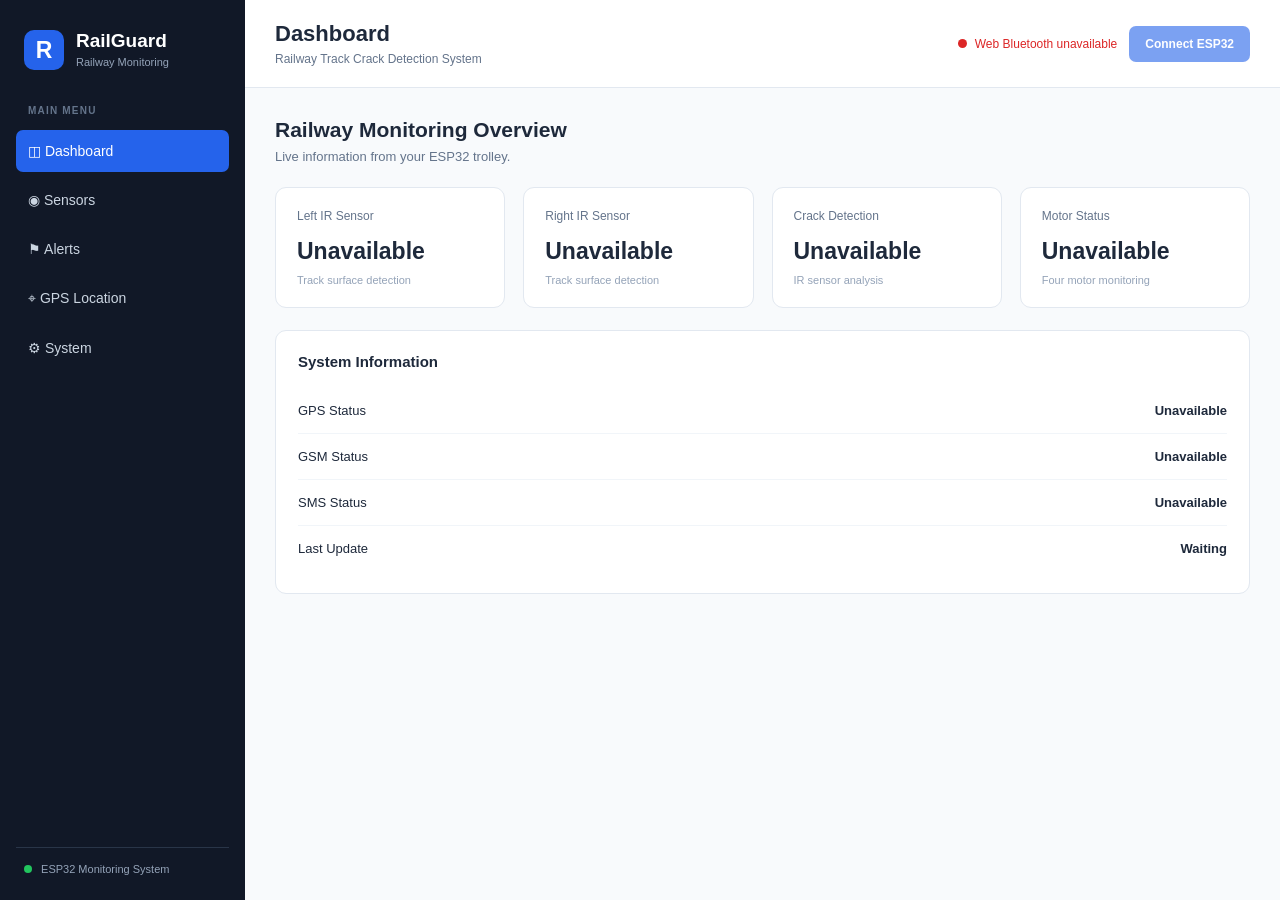
<file: index.html>
<!DOCTYPE html>
<html lang="en">
<head>
    <meta charset="UTF-8">
    <meta name="viewport" content="width=device-width, initial-scale=1.0">
    <title>RailGuard | Dashboard</title>
    <link rel="stylesheet" href="style.css">
    <script src="script.js" defer></script>
</head>
<body data-page="dashboard">

<div class="app">
    <aside class="sidebar">
        <div class="brand">
            <span class="brand-icon">R</span>
            <div>
                <h2>RailGuard</h2>
                <small>Railway Monitoring</small>
            </div>
        </div>

        <p class="nav-heading">MAIN MENU</p>
        <nav>
            <a href="index.html" data-nav="dashboard">◫ Dashboard</a>
            <a href="sensors.html" data-nav="sensors">◉ Sensors</a>
            <a href="alerts.html" data-nav="alerts">⚑ Alerts</a>
            <a href="gps.html" data-nav="gps">⌖ GPS Location</a>
            <a href="system.html" data-nav="system">⚙ System</a>
        </nav>

        <div class="sidebar-bottom">
            <span class="small-dot"></span>
            ESP32 Monitoring System
        </div>
    </aside>

    <main class="main">
        <header class="topbar">
            <div>
                <h1 id="pageTitle">Dashboard</h1>
                <p>Railway Track Crack Detection System</p>
            </div>

            <div class="header-actions">
                <span id="bleStatus" class="connection disconnected">
                    <span class="status-dot"></span>
                    Disconnected
                </span>
                <button id="bleConnectBtn" class="primary-btn">
                    Connect ESP32
                </button>
            </div>
        </header>

        <section class="page-content" id="pageContent"></section>
    </main>
</div>

</body>
</html>
</file>
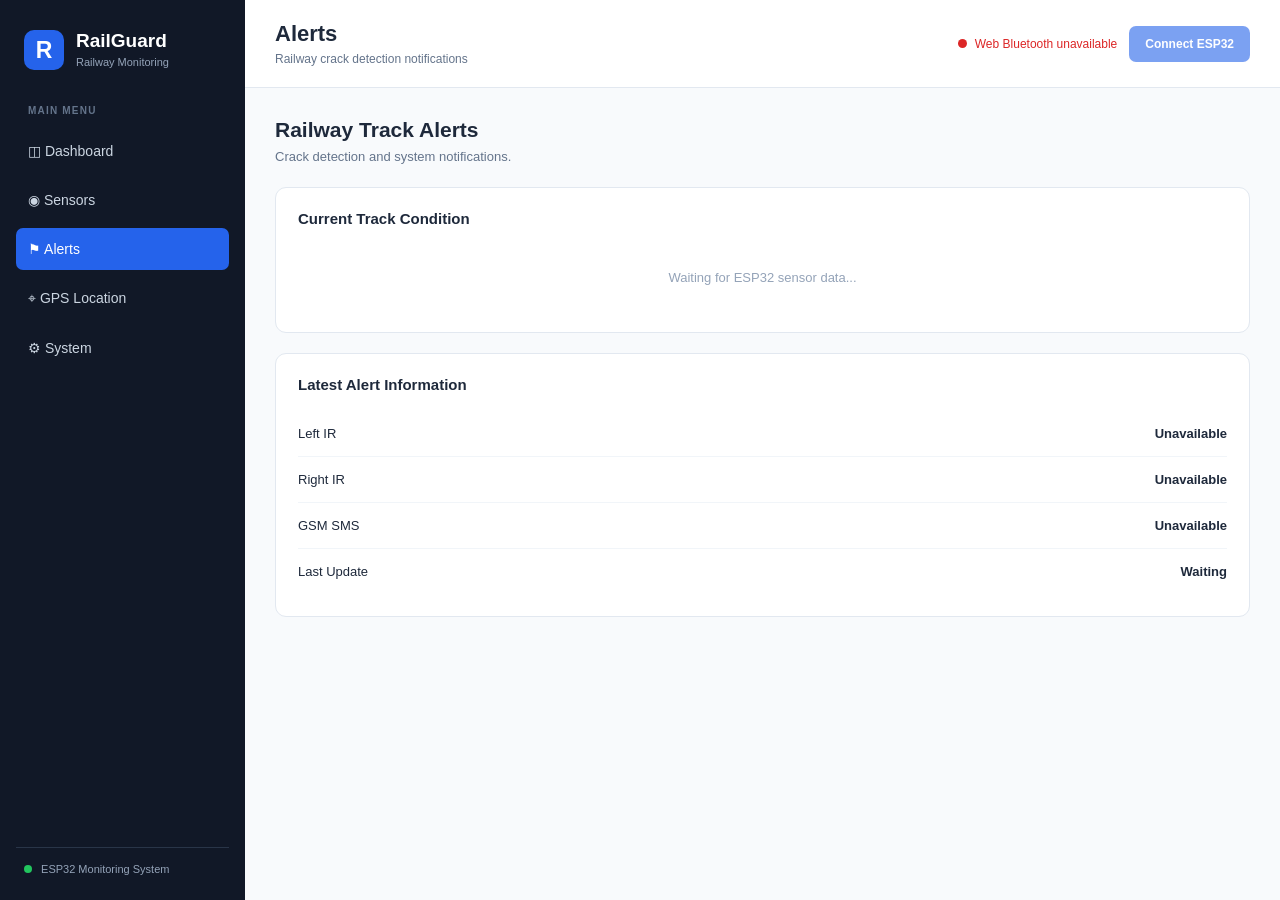
<file: alerts.html>
<!DOCTYPE html>
<html lang="en">
<head>
    <meta charset="UTF-8">
    <meta name="viewport" content="width=device-width, initial-scale=1.0">
    <title>RailGuard | Alerts</title>
    <link rel="stylesheet" href="style.css">
    <script src="script.js" defer></script>
</head>
<body data-page="alerts">

<div class="app">
    <aside class="sidebar">
        <div class="brand">
            <span class="brand-icon">R</span>
            <div><h2>RailGuard</h2><small>Railway Monitoring</small></div>
        </div>

        <p class="nav-heading">MAIN MENU</p>
        <nav>
            <a href="index.html" data-nav="dashboard">◫ Dashboard</a>
            <a href="sensors.html" data-nav="sensors">◉ Sensors</a>
            <a href="alerts.html" data-nav="alerts">⚑ Alerts</a>
            <a href="gps.html" data-nav="gps">⌖ GPS Location</a>
            <a href="system.html" data-nav="system">⚙ System</a>
        </nav>

        <div class="sidebar-bottom">
            <span class="small-dot"></span>
            ESP32 Monitoring System
        </div>
    </aside>

    <main class="main">
        <header class="topbar">
            <div>
                <h1 id="pageTitle">Alerts</h1>
                <p>Railway crack detection notifications</p>
            </div>

            <div class="header-actions">
                <span id="bleStatus" class="connection disconnected">
                    <span class="status-dot"></span>
                    Disconnected
                </span>
                <button id="bleConnectBtn" class="primary-btn">
                    Connect ESP32
                </button>
            </div>
        </header>

        <section class="page-content" id="pageContent"></section>
    </main>
</div>

</body>
</html>
</file>
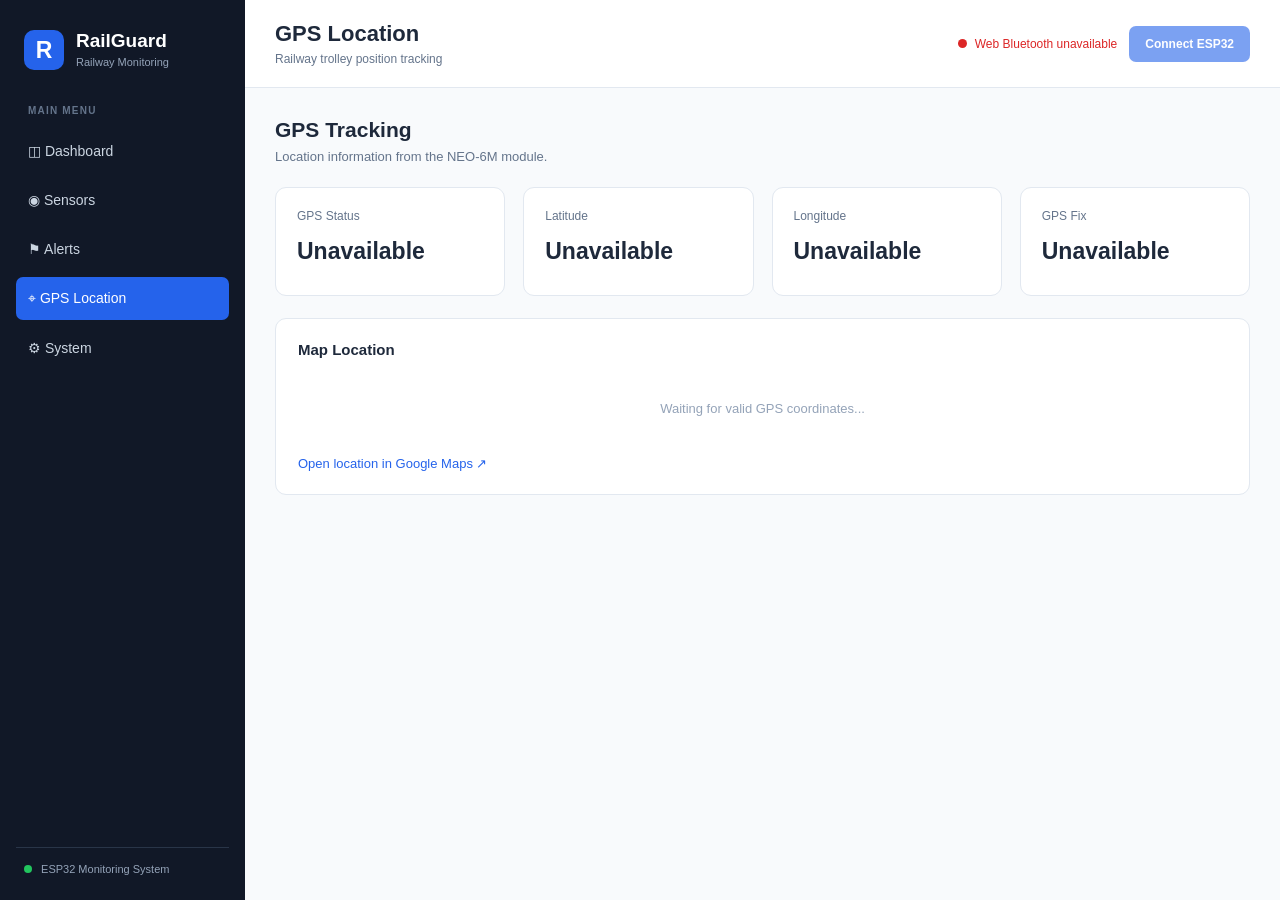
<file: gps.html>
<!DOCTYPE html>
<html lang="en">
<head>
    <meta charset="UTF-8">
    <meta name="viewport" content="width=device-width, initial-scale=1.0">
    <title>RailGuard | GPS</title>
    <link rel="stylesheet" href="style.css">
    <script src="script.js" defer></script>
</head>
<body data-page="gps">

<div class="app">
    <aside class="sidebar">
        <div class="brand">
            <span class="brand-icon">R</span>
            <div><h2>RailGuard</h2><small>Railway Monitoring</small></div>
        </div>

        <p class="nav-heading">MAIN MENU</p>
        <nav>
            <a href="index.html" data-nav="dashboard">◫ Dashboard</a>
            <a href="sensors.html" data-nav="sensors">◉ Sensors</a>
            <a href="alerts.html" data-nav="alerts">⚑ Alerts</a>
            <a href="gps.html" data-nav="gps">⌖ GPS Location</a>
            <a href="system.html" data-nav="system">⚙ System</a>
        </nav>

        <div class="sidebar-bottom">
            <span class="small-dot"></span>
            ESP32 Monitoring System
        </div>
    </aside>

    <main class="main">
        <header class="topbar">
            <div>
                <h1 id="pageTitle">GPS Location</h1>
                <p>Railway trolley position tracking</p>
            </div>

            <div class="header-actions">
                <span id="bleStatus" class="connection disconnected">
                    <span class="status-dot"></span>
                    Disconnected
                </span>
                <button id="bleConnectBtn" class="primary-btn">
                    Connect ESP32
                </button>
            </div>
        </header>

        <section class="page-content" id="pageContent"></section>
    </main>
</div>

</body>
</html>
</file>
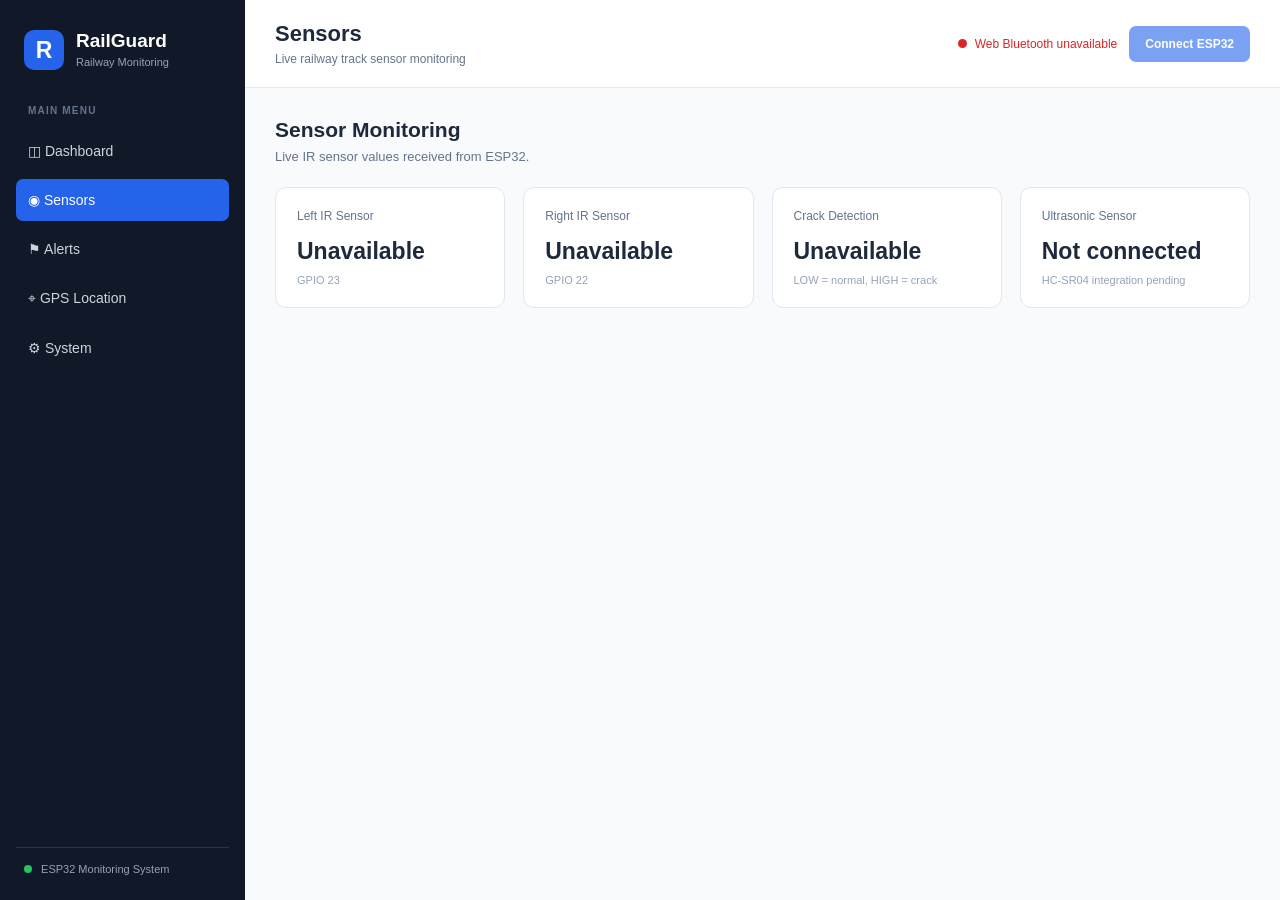
<file: sensors.html>
<!DOCTYPE html>
<html lang="en">
<head>
    <meta charset="UTF-8">
    <meta name="viewport" content="width=device-width, initial-scale=1.0">
    <title>RailGuard | Sensors</title>
    <link rel="stylesheet" href="style.css">
    <script src="script.js" defer></script>
</head>
<body data-page="sensors">

<div class="app">
    <aside class="sidebar">
        <div class="brand">
            <span class="brand-icon">R</span>
            <div><h2>RailGuard</h2><small>Railway Monitoring</small></div>
        </div>

        <p class="nav-heading">MAIN MENU</p>
        <nav>
            <a href="index.html" data-nav="dashboard">◫ Dashboard</a>
            <a href="sensors.html" data-nav="sensors">◉ Sensors</a>
            <a href="alerts.html" data-nav="alerts">⚑ Alerts</a>
            <a href="gps.html" data-nav="gps">⌖ GPS Location</a>
            <a href="system.html" data-nav="system">⚙ System</a>
        </nav>

        <div class="sidebar-bottom">
            <span class="small-dot"></span>
            ESP32 Monitoring System
        </div>
    </aside>

    <main class="main">
        <header class="topbar">
            <div>
                <h1 id="pageTitle">Sensors</h1>
                <p>Live railway track sensor monitoring</p>
            </div>

            <div class="header-actions">
                <span id="bleStatus" class="connection disconnected">
                    <span class="status-dot"></span>
                    Disconnected
                </span>
                <button id="bleConnectBtn" class="primary-btn">
                    Connect ESP32
                </button>
            </div>
        </header>

        <section class="page-content" id="pageContent"></section>
    </main>
</div>

</body>
</html>
</file>
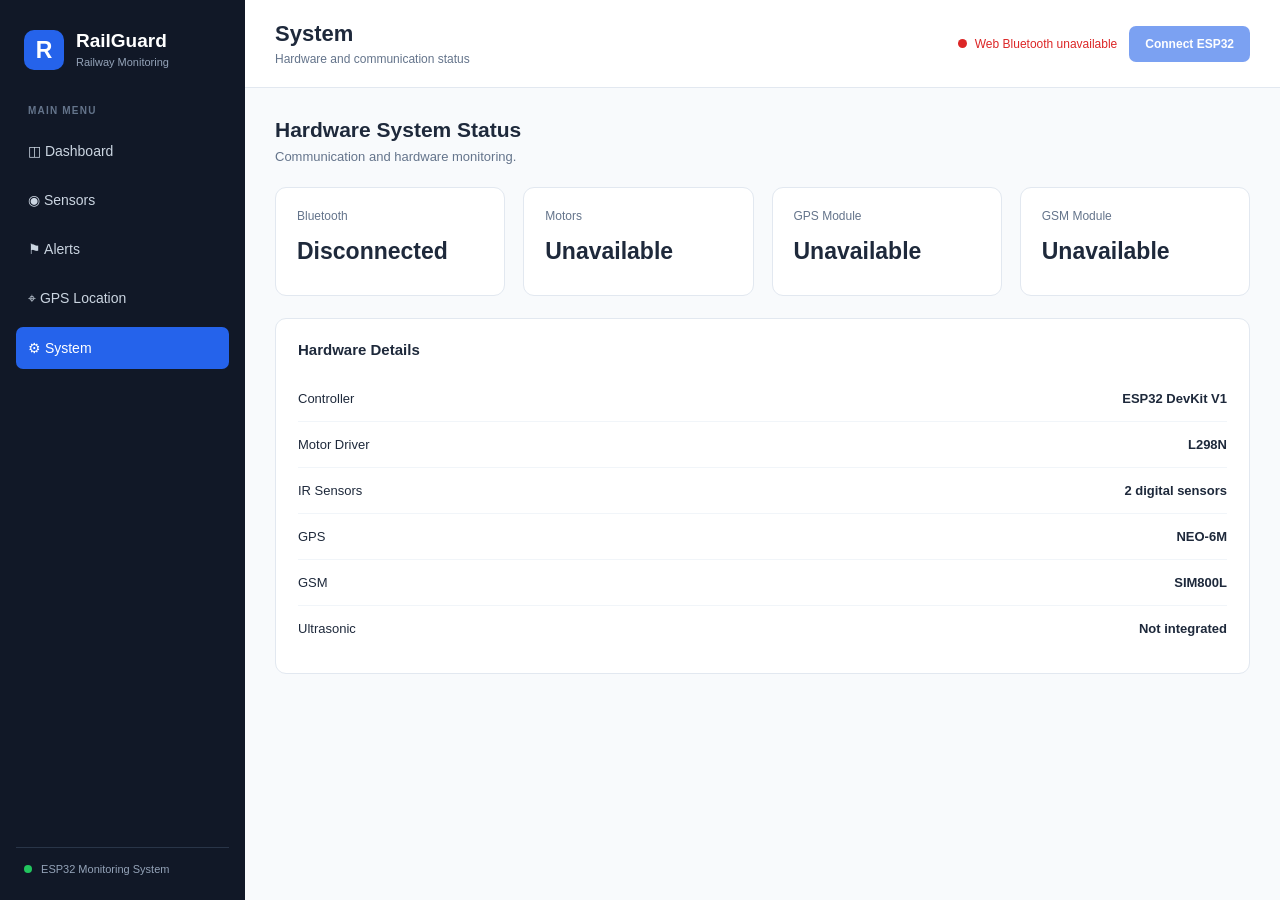
<file: system.html>
<!DOCTYPE html>
<html lang="en">
<head>
    <meta charset="UTF-8">
    <meta name="viewport" content="width=device-width, initial-scale=1.0">
    <title>RailGuard | System</title>
    <link rel="stylesheet" href="style.css">
    <script src="script.js" defer></script>
</head>
<body data-page="system">

<div class="app">
    <aside class="sidebar">
        <div class="brand">
            <span class="brand-icon">R</span>
            <div><h2>RailGuard</h2><small>Railway Monitoring</small></div>
        </div>

        <p class="nav-heading">MAIN MENU</p>
        <nav>
            <a href="index.html" data-nav="dashboard">◫ Dashboard</a>
            <a href="sensors.html" data-nav="sensors">◉ Sensors</a>
            <a href="alerts.html" data-nav="alerts">⚑ Alerts</a>
            <a href="gps.html" data-nav="gps">⌖ GPS Location</a>
            <a href="system.html" data-nav="system">⚙ System</a>
        </nav>

        <div class="sidebar-bottom">
            <span class="small-dot"></span>
            ESP32 Monitoring System
        </div>
    </aside>

    <main class="main">
        <header class="topbar">
            <div>
                <h1 id="pageTitle">System</h1>
                <p>Hardware and communication status</p>
            </div>

            <div class="header-actions">
                <span id="bleStatus" class="connection disconnected">
                    <span class="status-dot"></span>
                    Disconnected
                </span>
                <button id="bleConnectBtn" class="primary-btn">
                    Connect ESP32
                </button>
            </div>
        </header>

        <section class="page-content" id="pageContent"></section>
    </main>
</div>

</body>
</html>
</file>
<file: style.css>
* {
    margin: 0;
    padding: 0;
    box-sizing: border-box;
}

body {
    font-family: Arial, Helvetica, sans-serif;
    background: #f8fafc;
    color: #1e293b;
}

.app {
    display: flex;
    min-height: 100vh;
}

.sidebar {
    width: 245px;
    min-width: 245px;
    background: #111827;
    color: white;
    padding: 25px 16px;
    display: flex;
    flex-direction: column;
}

.brand {
    display: flex;
    align-items: center;
    gap: 12px;
    padding: 5px 8px 35px;
}

.brand-icon {
    width: 40px;
    height: 40px;
    border-radius: 10px;
    background: #2563eb;
    display: grid;
    place-items: center;
    font-size: 23px;
    font-weight: bold;
}

.brand h2 {
    font-size: 19px;
}

.brand small {
    color: #94a3b8;
    font-size: 11px;
}

.nav-heading {
    color: #64748b;
    font-size: 10px;
    font-weight: bold;
    letter-spacing: 1.2px;
    padding: 0 12px 14px;
}

.sidebar nav {
    display: flex;
    flex-direction: column;
    gap: 7px;
}

.sidebar nav a {
    color: #cbd5e1;
    text-decoration: none;
    padding: 13px 12px;
    border-radius: 7px;
    font-size: 14px;
    transition: 0.2s;
}

.sidebar nav a:hover {
    background: #1e293b;
    color: white;
}

.sidebar nav a.active {
    background: #2563eb;
    color: white;
}

.sidebar-bottom {
    margin-top: auto;
    padding: 15px 8px 0;
    color: #94a3b8;
    font-size: 11px;
    border-top: 1px solid #293548;
}

.small-dot {
    display: inline-block;
    width: 8px;
    height: 8px;
    background: #22c55e;
    border-radius: 50%;
    margin-right: 6px;
}

.main {
    flex: 1;
    min-width: 0;
}

.topbar {
    min-height: 88px;
    background: white;
    border-bottom: 1px solid #e2e8f0;
    padding: 18px 30px;
    display: flex;
    align-items: center;
    justify-content: space-between;
    gap: 20px;
}

.topbar h1 {
    font-size: 22px;
    margin-bottom: 5px;
}

.topbar p {
    color: #64748b;
    font-size: 12px;
}

.header-actions {
    display: flex;
    align-items: center;
    gap: 12px;
    flex-wrap: wrap;
}

.connection {
    display: flex;
    align-items: center;
    gap: 8px;
    font-size: 12px;
    color: #dc2626;
}

.connection.connected {
    color: #16a34a;
}

.status-dot {
    width: 9px;
    height: 9px;
    border-radius: 50%;
    background: currentColor;
}

.primary-btn {
    background: #2563eb;
    color: white;
    border: none;
    border-radius: 7px;
    padding: 11px 16px;
    font-size: 12px;
    font-weight: bold;
    cursor: pointer;
}

.primary-btn:hover {
    background: #1d4ed8;
}

.primary-btn:disabled {
    opacity: 0.6;
    cursor: not-allowed;
}

.page-content {
    padding: 30px;
    max-width: 1400px;
    margin: auto;
}

.page-heading {
    margin-bottom: 23px;
}

.page-heading h2 {
    font-size: 21px;
    margin-bottom: 7px;
}

.page-heading p {
    color: #64748b;
    font-size: 13px;
}

.grid {
    display: grid;
    grid-template-columns: repeat(4, minmax(0, 1fr));
    gap: 18px;
    margin-bottom: 22px;
}

.card {
    background: white;
    border: 1px solid #e2e8f0;
    border-radius: 11px;
    padding: 21px;
    min-width: 0;
}

.card-label {
    color: #64748b;
    font-size: 12px;
    margin-bottom: 15px;
}

.card-value {
    font-size: 23px;
    font-weight: bold;
    margin-bottom: 9px;
    overflow-wrap: anywhere;
}

.card-note {
    color: #94a3b8;
    font-size: 11px;
}

.green {
    color: #16a34a;
}

.red {
    color: #dc2626;
}

.blue {
    color: #2563eb;
}

.orange {
    color: #ea580c;
}

.panel {
    background: white;
    border: 1px solid #e2e8f0;
    border-radius: 11px;
    padding: 22px;
    margin-bottom: 20px;
}

.panel h3 {
    font-size: 15px;
    margin-bottom: 18px;
}

.data-row {
    display: flex;
    justify-content: space-between;
    align-items: center;
    gap: 15px;
    padding: 15px 0;
    border-bottom: 1px solid #f1f5f9;
    font-size: 13px;
}

.data-row:last-child {
    border-bottom: none;
}

.data-value {
    font-weight: bold;
    text-align: right;
    overflow-wrap: anywhere;
}

.badge {
    padding: 6px 10px;
    border-radius: 20px;
    font-size: 10px;
    font-weight: bold;
    background: #f1f5f9;
    color: #64748b;
}

.badge.success {
    background: #dcfce7;
    color: #15803d;
}

.badge.danger {
    background: #fee2e2;
    color: #b91c1c;
}

.badge.warning {
    background: #ffedd5;
    color: #c2410c;
}

.empty-state {
    padding: 25px;
    text-align: center;
    color: #94a3b8;
    font-size: 13px;
}

.alert-item {
    padding: 17px;
    border: 1px solid #e2e8f0;
    border-left: 4px solid #dc2626;
    border-radius: 8px;
    margin-bottom: 12px;
}

.alert-item.normal {
    border-left-color: #16a34a;
}

.alert-item h4 {
    font-size: 14px;
    margin-bottom: 7px;
}

.alert-item p {
    font-size: 12px;
    color: #64748b;
}

.map-link {
    display: inline-block;
    margin-top: 15px;
    color: #2563eb;
    font-size: 13px;
    text-decoration: none;
}

.map-link:hover {
    text-decoration: underline;
}

pre {
    white-space: pre-wrap;
    overflow-wrap: anywhere;
}

.log-box {
    background: #0f172a;
    color: #86efac;
    padding: 16px;
    border-radius: 8px;
    font: 12px/1.8 monospace;
    max-height: 230px;
    overflow-y: auto;
}

@media (max-width: 1000px) {
    .grid {
        grid-template-columns: repeat(2, minmax(0, 1fr));
    }
}

@media (max-width: 700px) {
    .app {
        flex-direction: column;
    }

    .sidebar {
        width: 100%;
        min-width: 0;
        padding: 15px;
    }

    .brand {
        padding-bottom: 15px;
    }

    .sidebar nav {
        flex-direction: row;
        overflow-x: auto;
    }

    .sidebar nav a {
        white-space: nowrap;
        padding: 10px;
    }

    .nav-heading,
    .sidebar-bottom {
        display: none;
    }

    .topbar {
        padding: 17px;
        align-items: flex-start;
        flex-direction: column;
    }

    .page-content {
        padding: 17px;
    }

    .grid {
        grid-template-columns: 1fr;
    }
}
</file>
